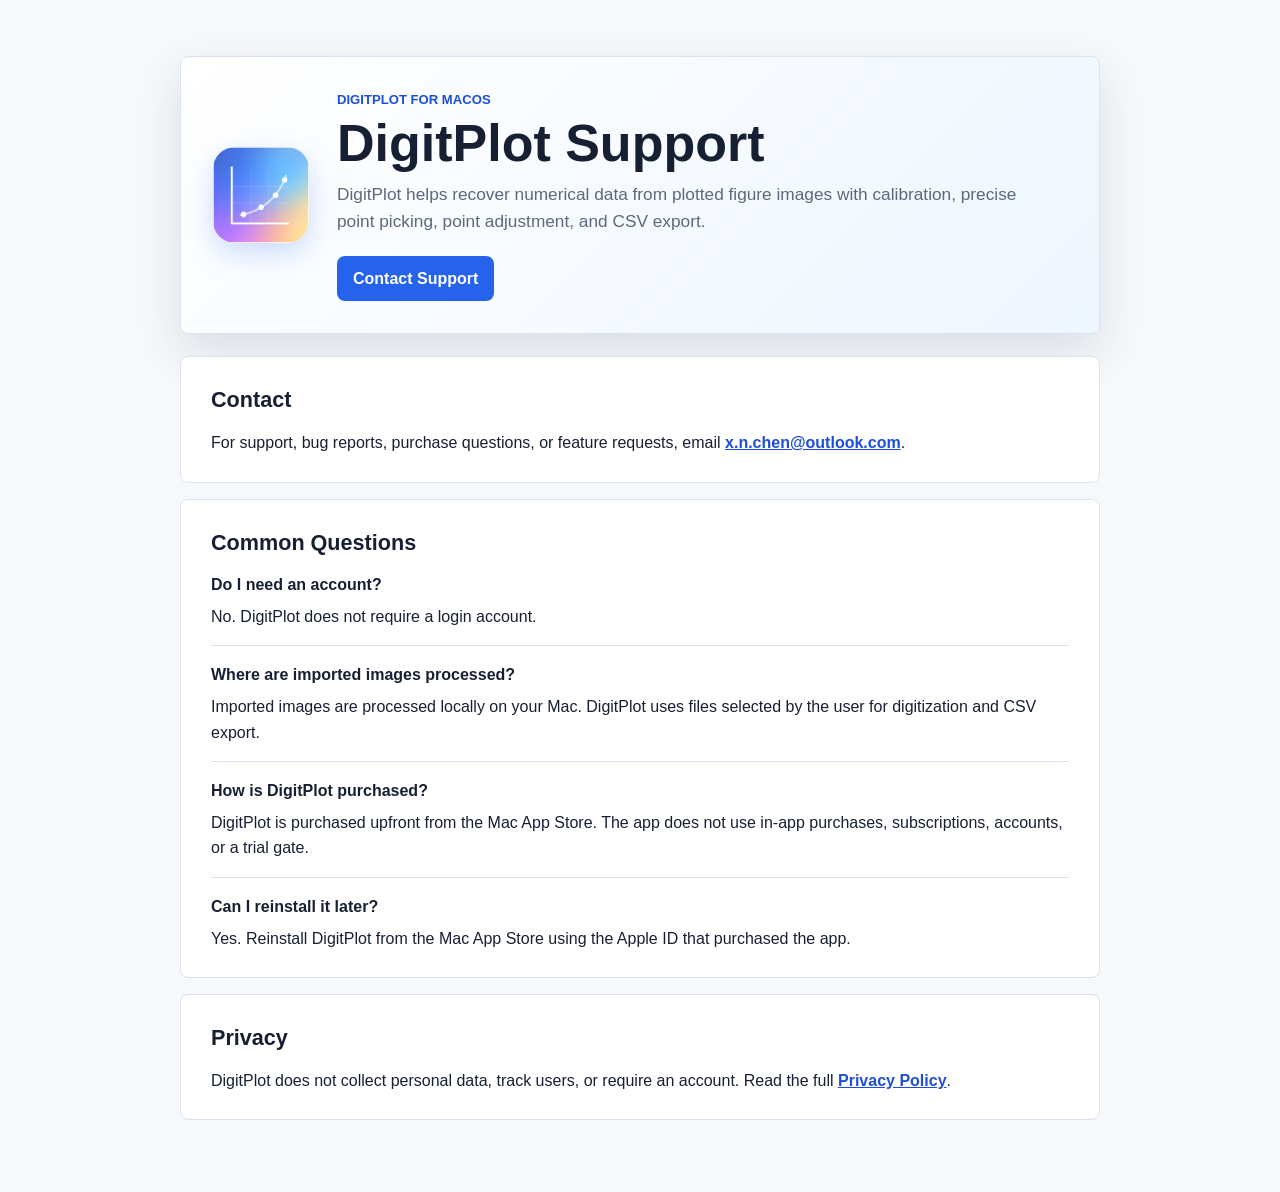
<file: index.html>
<!doctype html>
<html lang="en">
  <head>
    <meta charset="utf-8">
    <meta name="viewport" content="width=device-width, initial-scale=1">
    <title>DigitPlot Support</title>
    <meta
      name="description"
      content="Support information for DigitPlot, a macOS app for digitizing data from figure images."
    >
    <link rel="icon" href="app-icon.png" type="image/png">
    <link rel="apple-touch-icon" href="app-icon.png">
    <link rel="stylesheet" href="styles.css">
  </head>
  <body>
    <main>
      <section class="hero">
        <img class="app-icon" src="app-icon.png" alt="DigitPlot app icon">
        <div>
          <p class="eyebrow">DigitPlot for macOS</p>
          <h1>DigitPlot Support</h1>
          <p class="lead">
            DigitPlot helps recover numerical data from plotted figure images with
            calibration, precise point picking, point adjustment, and CSV export.
          </p>
          <a class="primary-link" href="mailto:x.n.chen@outlook.com">Contact Support</a>
        </div>
      </section>

      <section>
        <h2>Contact</h2>
        <p>
          For support, bug reports, purchase questions, or feature requests, email
          <a href="mailto:x.n.chen@outlook.com">x.n.chen@outlook.com</a>.
        </p>
      </section>

      <section>
        <h2>Common Questions</h2>
        <div class="qa">
          <h3>Do I need an account?</h3>
          <p>No. DigitPlot does not require a login account.</p>
        </div>
        <div class="qa">
          <h3>Where are imported images processed?</h3>
          <p>
            Imported images are processed locally on your Mac. DigitPlot uses files
            selected by the user for digitization and CSV export.
          </p>
        </div>
        <div class="qa">
          <h3>How is DigitPlot purchased?</h3>
          <p>
            DigitPlot is purchased upfront from the Mac App Store. The app does not
            use in-app purchases, subscriptions, accounts, or a trial gate.
          </p>
        </div>
        <div class="qa">
          <h3>Can I reinstall it later?</h3>
          <p>
            Yes. Reinstall DigitPlot from the Mac App Store using the Apple ID that
            purchased the app.
          </p>
        </div>
      </section>

      <section>
        <h2>Privacy</h2>
        <p>
          DigitPlot does not collect personal data, track users, or require an
          account. Read the full <a href="privacy.html">Privacy Policy</a>.
        </p>
      </section>
    </main>
  </body>
</html>
</file>
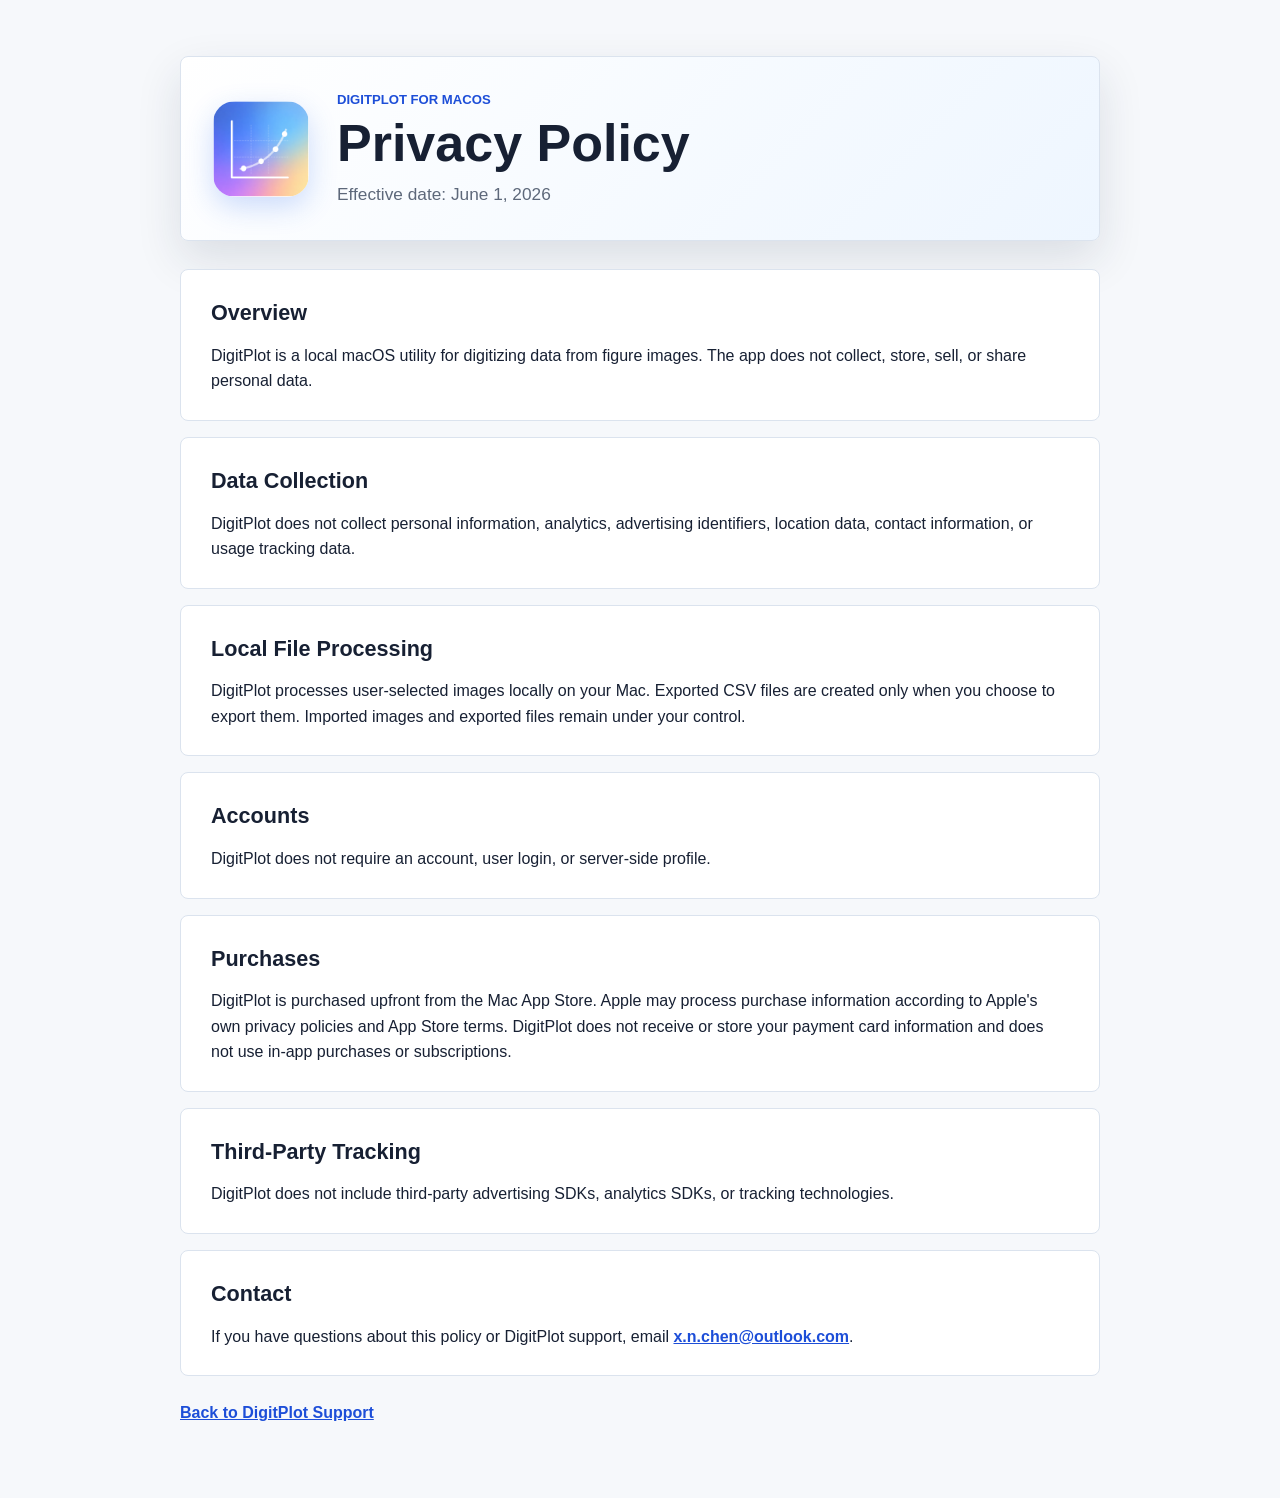
<file: privacy.html>
<!doctype html>
<html lang="en">
  <head>
    <meta charset="utf-8">
    <meta name="viewport" content="width=device-width, initial-scale=1">
    <title>DigitPlot Privacy Policy</title>
    <meta
      name="description"
      content="Privacy policy for DigitPlot, a macOS app for digitizing data from figure images."
    >
    <link rel="icon" href="app-icon.png" type="image/png">
    <link rel="apple-touch-icon" href="app-icon.png">
    <link rel="stylesheet" href="styles.css">
  </head>
  <body>
    <main>
      <section class="hero compact">
        <img class="app-icon" src="app-icon.png" alt="DigitPlot app icon">
        <div>
          <p class="eyebrow">DigitPlot for macOS</p>
          <h1>Privacy Policy</h1>
          <p class="lead">Effective date: June 1, 2026</p>
        </div>
      </section>

      <section>
        <h2>Overview</h2>
        <p>
          DigitPlot is a local macOS utility for digitizing data from figure images.
          The app does not collect, store, sell, or share personal data.
        </p>
      </section>

      <section>
        <h2>Data Collection</h2>
        <p>
          DigitPlot does not collect personal information, analytics, advertising
          identifiers, location data, contact information, or usage tracking data.
        </p>
      </section>

      <section>
        <h2>Local File Processing</h2>
        <p>
          DigitPlot processes user-selected images locally on your Mac. Exported CSV
          files are created only when you choose to export them. Imported images and
          exported files remain under your control.
        </p>
      </section>

      <section>
        <h2>Accounts</h2>
        <p>
          DigitPlot does not require an account, user login, or server-side profile.
        </p>
      </section>

      <section>
        <h2>Purchases</h2>
        <p>
          DigitPlot is purchased upfront from the Mac App Store. Apple may process
          purchase information according to Apple's own privacy policies and App
          Store terms. DigitPlot does not receive or store your payment card
          information and does not use in-app purchases or subscriptions.
        </p>
      </section>

      <section>
        <h2>Third-Party Tracking</h2>
        <p>
          DigitPlot does not include third-party advertising SDKs, analytics SDKs, or
          tracking technologies.
        </p>
      </section>

      <section>
        <h2>Contact</h2>
        <p>
          If you have questions about this policy or DigitPlot support, email
          <a href="mailto:x.n.chen@outlook.com">x.n.chen@outlook.com</a>.
        </p>
      </section>

      <p class="footer-link"><a href="index.html">Back to DigitPlot Support</a></p>
    </main>
  </body>
</html>
</file>
<file: styles.css>
:root {
  color-scheme: light;
  --bg: #f6f8fb;
  --panel: #ffffff;
  --text: #172033;
  --muted: #5d687a;
  --line: #dbe3ee;
  --accent: #2563eb;
  --accent-dark: #1d4ed8;
  --shadow: 0 18px 46px rgba(28, 42, 68, 0.12);
}

* {
  box-sizing: border-box;
}

body {
  margin: 0;
  background: var(--bg);
  color: var(--text);
  font-family: -apple-system, BlinkMacSystemFont, "Segoe UI", sans-serif;
  line-height: 1.6;
}

main {
  width: min(920px, calc(100% - 40px));
  margin: 0 auto;
  padding: 56px 0 72px;
}

.hero {
  display: grid;
  grid-template-columns: 96px 1fr;
  gap: 28px;
  align-items: center;
  padding: 32px;
  margin-bottom: 22px;
  background: linear-gradient(135deg, #ffffff 0%, #eef6ff 100%);
  border: 1px solid var(--line);
  border-radius: 8px;
  box-shadow: var(--shadow);
}

.hero.compact {
  margin-bottom: 28px;
}

.app-icon {
  width: 96px;
  height: 96px;
  border-radius: 22px;
  object-fit: cover;
  box-shadow: 0 10px 28px rgba(37, 99, 235, 0.22);
}

.eyebrow {
  margin: 0 0 6px;
  color: var(--accent-dark);
  font-size: 0.82rem;
  font-weight: 700;
  letter-spacing: 0;
  text-transform: uppercase;
}

h1,
h2,
h3,
p {
  margin-top: 0;
}

h1 {
  margin-bottom: 10px;
  font-size: clamp(2rem, 5vw, 3.25rem);
  line-height: 1.05;
  letter-spacing: 0;
}

h2 {
  margin-bottom: 12px;
  font-size: 1.35rem;
  letter-spacing: 0;
}

h3 {
  margin-bottom: 6px;
  font-size: 1rem;
  letter-spacing: 0;
}

.lead {
  max-width: 680px;
  margin-bottom: 20px;
  color: var(--muted);
  font-size: 1.08rem;
}

section:not(.hero) {
  padding: 26px 30px;
  margin-top: 16px;
  background: var(--panel);
  border: 1px solid var(--line);
  border-radius: 8px;
}

a {
  color: var(--accent-dark);
  font-weight: 650;
}

.primary-link {
  display: inline-block;
  padding: 10px 16px;
  color: #ffffff;
  text-decoration: none;
  background: var(--accent);
  border-radius: 8px;
}

.primary-link:hover {
  background: var(--accent-dark);
}

.qa {
  padding-top: 16px;
  border-top: 1px solid var(--line);
}

.qa:first-of-type {
  padding-top: 0;
  border-top: 0;
}

.qa + .qa {
  margin-top: 16px;
}

.qa p,
section p:last-child {
  margin-bottom: 0;
}

.footer-link {
  margin: 24px 0 0;
}

@media (max-width: 640px) {
  main {
    width: min(100% - 28px, 920px);
    padding-top: 28px;
  }

  .hero {
    grid-template-columns: 1fr;
    gap: 18px;
    padding: 24px;
  }

  .app-icon {
    width: 78px;
    height: 78px;
    border-radius: 18px;
  }

  section:not(.hero) {
    padding: 22px;
  }
}
</file>
